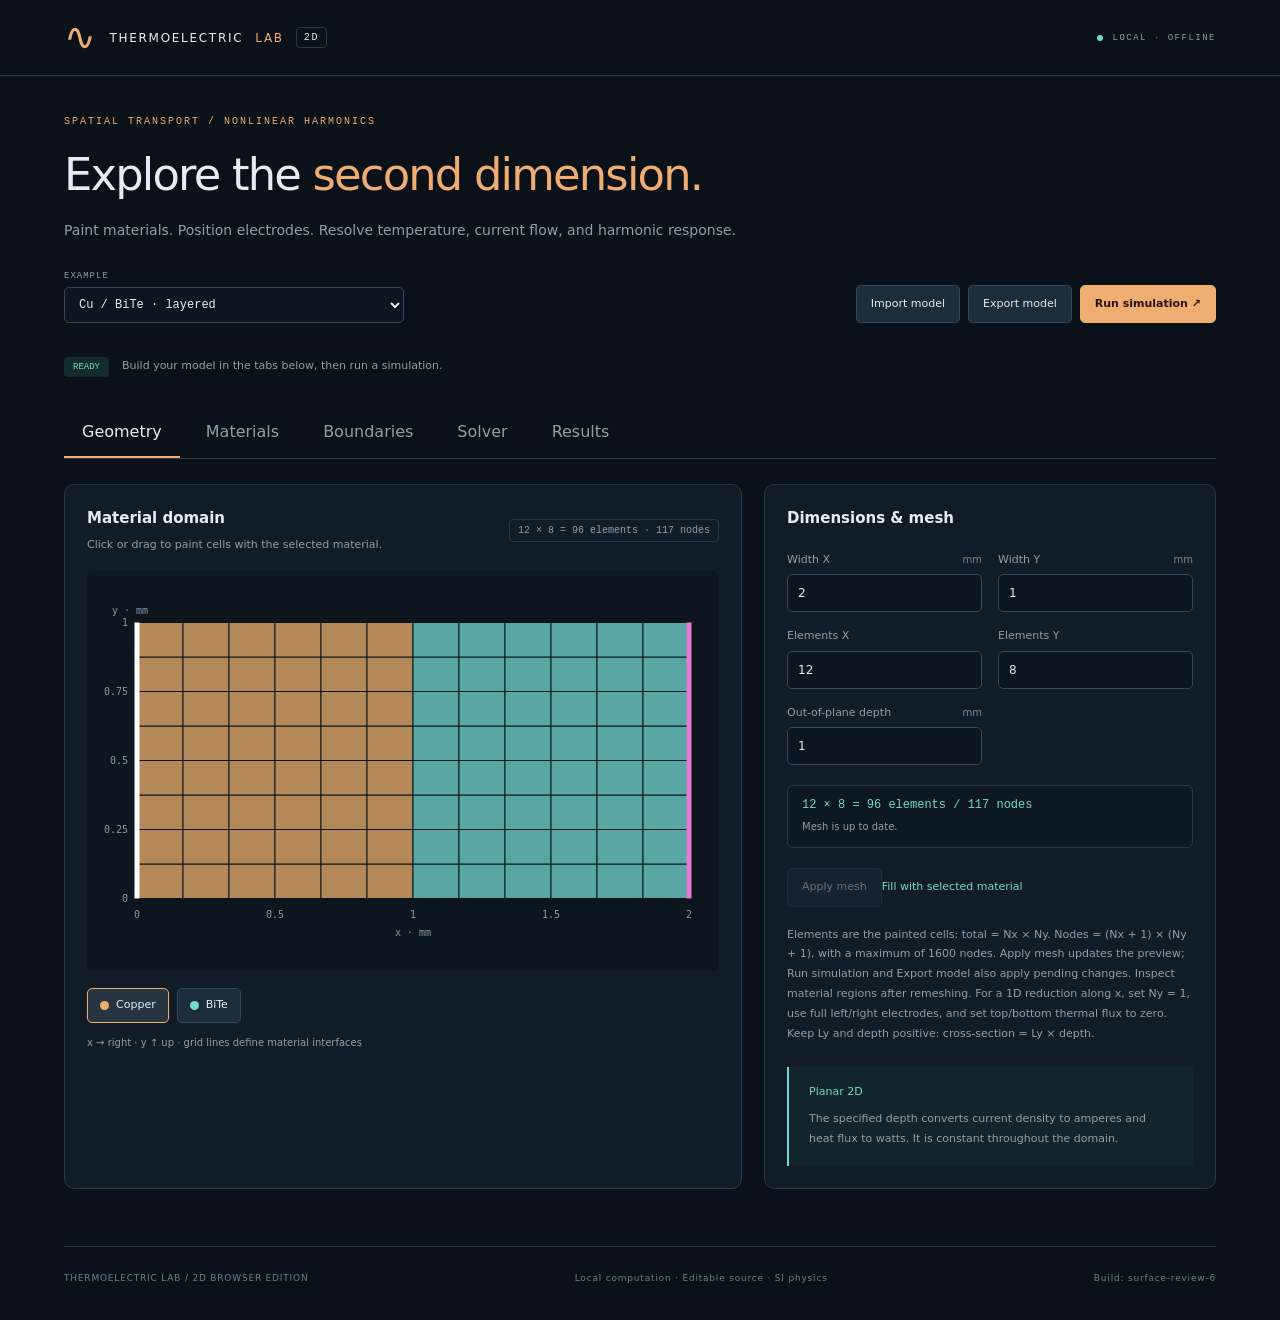
<file: index.html>
<!doctype html><html lang="en"><head><meta charset="utf-8"><meta name="viewport" content="width=device-width,initial-scale=1"><title>Thermoelectric Lab · 2D</title><style>:root{color-scheme:dark;--bg:#0b1118;--panel:#121c26;--line:#2a3946;--text:#e6edf2;--muted:#8e9fac;--accent:#f0ad72;--teal:#72d8ce}*{box-sizing:border-box}body{margin:0;background:var(--bg);color:var(--text);font:14px/1.5 system-ui,-apple-system,Segoe UI,sans-serif}header{height:76px;border-bottom:1px solid var(--line);display:flex;justify-content:space-between;align-items:center;padding:0 5%}.brand{display:flex;align-items:center;gap:12px;font-size:12px;letter-spacing:1.7px}.brand>span{font-size:38px;color:var(--accent)}.brand b{font-weight:450;color:var(--accent)}.brand em{font:10px monospace;border:1px solid var(--line);padding:4px 7px;border-radius:4px}.local{font:9px monospace;letter-spacing:1.5px;color:var(--muted);display:flex;align-items:center;gap:9px}.local i{width:6px;height:6px;border-radius:50%;background:var(--teal)}main{max-width:1460px;margin:auto;padding:0 5%}.hero{padding:40px 0 30px}.eyebrow{color:var(--accent);font:10px monospace;letter-spacing:2px}h1{font-size:clamp(30px,3.5vw,48px);font-weight:450;letter-spacing:-1.8px;margin:14px 0 12px}h1 span{color:var(--accent)}.hero p{color:var(--muted);margin:0}.toolbar{display:flex;justify-content:space-between;align-items:end;gap:20px;padding-bottom:20px}.preset-label{max-width:340px;flex:1;font:9px monospace;letter-spacing:1px}.toolbar-buttons{display:flex;gap:8px;flex-wrap:wrap}input,select,button{font:inherit}input,select{display:block;min-width:0;width:100%;border:1px solid #354959;border-radius:5px;background:#0d1620;color:var(--text);padding:9px 10px;margin-top:6px;font-size:12px}button{background:#1d2c39;border:1px solid #354959;border-radius:5px;padding:10px 14px;color:var(--text);font-size:11px;cursor:pointer}button:hover{background:#2c4050}button.primary{background:var(--accent);border-color:var(--accent);color:#24180e;font-weight:650}button:disabled{opacity:.4;cursor:not-allowed}button.text-button{border:0;background:none;color:var(--teal);padding-left:0}button.secondary{margin-top:20px}input:focus,select:focus,button:focus-visible,summary:focus-visible{outline:2px solid var(--teal);outline-offset:2px}.status-row{display:flex;align-items:baseline;gap:13px;padding:14px 0 23px;font-size:11px;color:var(--muted);min-height:64px}#badge{font:9px monospace;color:var(--teal);background:#142d2c;padding:5px 9px;border-radius:4px;white-space:nowrap}#badge.error{color:#ffb6ad;background:#42252a}#elapsed{margin-left:auto;white-space:nowrap}.tabs{display:flex;border-bottom:1px solid var(--line);margin-bottom:25px;gap:8px;overflow:auto}.tabs button{border:0;border-bottom:2px solid transparent;border-radius:0;background:none;color:#6e8799;padding:16px 20px;font:10px monospace;white-space:nowrap}.tabs button span{font:13px system-ui;margin-left:9px;color:var(--muted)}.tabs button[aria-selected=true]{border-color:var(--accent);color:var(--accent)}.tabs button[aria-selected=true] span{color:var(--text)}.panel{min-height:580px}.two-col{display:grid;grid-template-columns:minmax(0,1.5fr) minmax(280px,1fr);gap:22px}.card{background:var(--panel);border:1px solid var(--line);border-radius:10px;padding:22px;min-width:0;margin-bottom:22px}.card-head,.section-head{display:flex;align-items:center;justify-content:space-between;gap:14px;flex-wrap:wrap;margin-bottom:18px}h2{font-size:15px;font-weight:550;margin:0 0 7px}h3{font-size:12px;margin:0 0 12px}.card-head p,.section-head p,.sub{color:var(--muted);font-size:11px;margin:0 0 12px}.card-head p{margin:0}.tag{font:10px monospace;color:var(--muted);padding:5px 8px;border:1px solid var(--line);border-radius:4px}.canvas-box{height:400px;position:relative;width:100%;background:#0d151e;border-radius:6px}.canvas-box canvas{width:100%;height:100%;display:block;touch-action:none}.palette{display:flex;gap:8px;flex-wrap:wrap;margin:17px 0 0}.swatch{display:flex;align-items:center;gap:7px;font-size:11px;padding:8px 12px}.swatch i{width:9px;height:9px;border-radius:50%;background:var(--swatch)}.swatch.active{border-color:var(--swatch);background:#273542}.legend-note{font-size:10px;color:var(--muted);margin-top:12px}.settings{border:0;margin:0;padding:0;min-width:0}label{display:block;font-size:11px;color:var(--muted)}label>span{float:right;font-size:10px;color:#6f8b9c}.grid2{display:grid;grid-template-columns:1fr 1fr;gap:16px;margin-top:15px}.grid3{display:grid;grid-template-columns:1fr 1fr 1fr;gap:12px;margin-top:15px}.note{color:var(--muted);font-size:11px;line-height:1.8;margin-top:18px}.info-block{border-left:2px solid var(--teal);background:#13242b;padding:17px 20px;margin-top:24px;font-size:11px;color:var(--muted)}.info-block b{font-weight:500;color:var(--teal)}.info-block p{margin:8px 0 0;line-height:1.8}.material-cards{display:grid;grid-template-columns:repeat(2,minmax(0,1fr));gap:20px}.material-card{background:var(--panel);border:1px solid var(--line);border-top:3px solid var(--material-color);border-radius:9px;padding:23px}.material-card .grid2{gap:12px 18px}.material-card .name-row{display:flex;gap:12px}.material-card .name-row label:first-child{flex:1}.material-card input[type=color]{height:36px;width:50px;padding:3px}.electrode,.thermal-card{margin-top:18px;padding-top:17px;border-top:1px solid var(--line)}.thermal-card h3,.electrode h3{color:var(--teal);letter-spacing:1px;font-size:10px}.thermal-card .grid3{margin-top:10px;gap:8px}.equation{font:18px/2.2 ui-monospace,monospace;color:var(--accent);margin:20px 0}.metrics{display:grid;grid-template-columns:1fr 1.25fr 1fr;gap:18px;margin-bottom:22px}.metrics article{padding:20px;border:1px solid var(--line);border-radius:8px;background:var(--panel)}.metrics span{display:block;font:9px monospace;color:var(--muted);letter-spacing:.7px}.metrics strong{display:block;font-size:23px;font-weight:450;color:var(--accent);margin:10px 0 6px}.metrics small{font-size:10px;color:var(--muted)}.field-controls{display:flex;align-items:center;gap:9px;flex-wrap:wrap}.field-controls select{width:auto;font-size:11px;margin:0}.check{display:flex;align-items:center;gap:7px;font-size:10px}.check input{width:auto;margin:0}.result-box{height:450px}.empty-overlay{position:absolute;inset:0;display:flex;align-items:center;justify-content:center;color:#627b8d;pointer-events:none}.color-scale{display:flex;align-items:center;gap:12px;margin:16px 5% 0;font:10px monospace;color:var(--muted)}.color-scale div{flex:1;height:8px;border-radius:4px;background:linear-gradient(90deg,#182c59,#246b99,#57b6ad,#e3c16e,#f48d4b)}.color-scale small{font-size:10px}.charts{grid-template-columns:1fr 1fr}.chart{height:210px;margin-top:15px}.chart svg{width:100%;height:100%;display:block}.table-scroll{overflow:auto}table{width:100%;border-collapse:collapse;text-align:right;font:11px monospace;white-space:nowrap}th{font-size:9px;font-weight:400;color:var(--muted)}th,td{padding:13px 9px;border-bottom:1px solid var(--line)}th:first-child,td:first-child{text-align:left;color:var(--accent)}footer{display:flex;justify-content:space-between;gap:20px;border-top:1px solid var(--line);padding:25px 0 35px;margin-top:35px;color:#688191;font-size:9px;letter-spacing:.8px}[hidden]{display:none!important}@media(max-width:1000px){.two-col{grid-template-columns:1fr 1fr}.tabs button{padding:14px 10px}.toolbar{align-items:start}.toolbar-buttons{justify-content:end}.canvas-box{height:340px}.field-controls{width:100%}}@media(max-width:720px){header{height:64px}.local{display:none}main{padding:0 5%}.hero{padding:30px 0 24px}.hero p{font-size:12px}.toolbar{flex-direction:column;align-items:stretch;gap:14px}.preset-label{max-width:none}.toolbar-buttons{justify-content:start}.tabs{gap:0}.tabs button{padding:13px 9px}.tabs button span{font-size:12px;margin-left:5px}.two-col,.material-cards,.charts{grid-template-columns:1fr}.metrics{grid-template-columns:1fr 1fr;gap:12px}.metrics article:last-child{grid-column:1/-1}.metrics strong{font-size:20px}.card{padding:17px}.canvas-box,.result-box{height:330px}.field-controls{gap:6px}.field-controls select{max-width:48%}.status-row{align-items:start;flex-wrap:wrap}.brand{font-size:10px;gap:8px}.grid3{gap:9px}footer{flex-direction:column;gap:8px}.panel{min-height:0}}

.mesh-summary{margin-top:20px;padding:12px 14px;border:1px solid var(--line);border-radius:6px;background:#0d1821}.mesh-summary strong{display:block;color:var(--teal);font:12px monospace}.mesh-summary small{display:block;margin-top:7px;color:var(--muted);font-size:10px;line-height:1.6}

.validation-summary{border:1px solid #a8585e;border-radius:8px;background:#2c1921;color:#ffd0cc;padding:14px 18px;margin:0 0 20px;font-size:11px}.validation-summary strong{font-weight:550}.validation-summary ul{margin:8px 0 0;padding-left:18px}.validation-summary li{margin:4px 0}input[aria-invalid="true"],select[aria-invalid="true"]{border-color:#ff8e8a;background:#2a1b23;box-shadow:0 0 0 1px #ff8e8a44}

#exportMenu{padding:10px 0;display:flex;gap:8px;flex-wrap:wrap}#exportMenu[hidden]{display:none}#exportStatus{font-size:12px;color:var(--muted);min-height:16px}

#applyGrid.mesh-pending{border-color:var(--accent);color:var(--accent)}#applyGrid.mesh-flash{animation:mesh-flash .7s ease-out 1}@keyframes mesh-flash{0%,100%{box-shadow:0 0 0 0 transparent}45%{background:#665039;box-shadow:0 0 0 5px #f0ad7244}}@media(prefers-reduced-motion:reduce){#applyGrid.mesh-flash{animation:none}}

.solver-method{color:var(--teal);font-size:22px;margin:20px 0;font-weight:550}

.tabs button{font:16px system-ui;padding:15px 18px}.tabs button span{font-size:16px;margin-left:0}@media(max-width:720px){.tabs button{padding:12px 10px}.tabs button span{font-size:15px;margin-left:0}}
</style></head><body>
<header><div class="brand"><span>∿</span> THERMOELECTRIC <b>LAB</b><em>2D</em></div><div class="local"><i></i>LOCAL · OFFLINE</div></header>
<main><pre id="startupError" role="alert" hidden style="white-space:pre-wrap;background:#42252a;color:#ffb6ad;padding:16px"></pre><section class="hero"><div class="eyebrow">SPATIAL TRANSPORT / NONLINEAR HARMONICS</div><h1>Explore the <span>second dimension.</span></h1><p>Paint materials. Position electrodes. Resolve temperature, current flow, and harmonic response.</p></section>
<div class="toolbar"><label class="preset-label">EXAMPLE<select id="preset"><option value="dc">DC · Joule heating / spatial profile</option><option value="layers" selected>Cu / BiTe · layered</option><option value="spreading">Narrow contact · current spreading</option><option value="joule">Homogeneous · Joule 2ω</option><option value="nonlinear">Nonlinear resistance · 3ω</option><option value="seebeck">Open circuit · Seebeck DC</option></select></label><div class="toolbar-buttons"><button id="import">Import model</button><button id="save">Export model</button><button id="run" class="primary">Run simulation ↗</button><button id="cancel" hidden>Stop</button><input type="file" id="file" accept=".json" hidden></div></div>
<div class="status-row"><span id="badge">READY</span><span id="status" role="status" aria-live="polite">Build your model in the tabs below, then run a simulation.</span><span id="elapsed"></span><progress id="runProgress" aria-label="Cycle budget used" hidden></progress></div>
<div id="validationSummary" class="validation-summary" role="alert" hidden></div>
<nav class="tabs" role="tablist" aria-label="Workbench sections"><button role="tab" id="tab-geometry" aria-controls="geometry" aria-selected="true" data-tab="geometry"><span>Geometry</span></button><button role="tab" id="tab-materials" aria-controls="materials" aria-selected="false" tabindex="-1" data-tab="materials"><span>Materials</span></button><button role="tab" id="tab-boundaries" aria-controls="boundaries" aria-selected="false" tabindex="-1" data-tab="boundaries"><span>Boundaries</span></button><button role="tab" id="tab-solver" aria-controls="solver" aria-selected="false" tabindex="-1" data-tab="solver"><span>Solver</span></button><button role="tab" id="tab-results" aria-controls="results" aria-selected="false" tabindex="-1" data-tab="results"><span>Results</span></button></nav>
<section id="geometry" role="tabpanel" aria-labelledby="tab-geometry" class="panel"><div class="two-col"><div class="card"><div class="card-head"><div><h2>Material domain</h2><p>Click or drag to paint cells with the selected material.</p></div><span class="tag" id="gridInfo"></span></div><div class="canvas-box"><canvas id="geometryCanvas" aria-label="Material grid, x horizontal and y vertical"></canvas></div><div id="palette" class="palette"></div><div class="legend-note">x → right · y ↑ up · grid lines define material interfaces</div></div><div class="card"><h2>Dimensions & mesh</h2><fieldset class="settings"><div class="grid2"><label>Width X <span>mm</span><input id="lx" type="number" step="any" min="0" required></label><label>Width Y <span>mm</span><input id="ly" type="number" step="any" min="0" required></label><label>Elements X<input id="nx" type="number" min="2" step="1"></label><label>Elements Y<input id="ny" type="number" min="1" step="1"></label><label>Out-of-plane depth <span>mm</span><input id="depth" type="number" step="any" min="0" required></label></div><div class="mesh-summary" aria-live="polite"><strong id="meshSummary"></strong><small id="meshPending"></small></div><button id="applyGrid" class="secondary">Apply mesh</button><button id="fill" class="text-button">Fill with selected material</button></fieldset><p class="note">Elements are the painted cells: total = Nx × Ny. Nodes = (Nx + 1) × (Ny + 1), with a maximum of 1600 nodes. Apply mesh updates the preview; Run simulation and Export model also apply pending changes. Inspect material regions after remeshing. For a 1D reduction along x, set Ny = 1, use full left/right electrodes, and set top/bottom thermal flux to zero. Keep Ly and depth positive: cross-section = Ly × depth.</p><div class="info-block"><b>Planar 2D</b><p>The specified depth converts current density to amperes and heat flux to watts. It is constant throughout the domain.</p></div></div></div></section>
<section id="materials" role="tabpanel" aria-labelledby="tab-materials" class="panel" hidden><div class="section-head"><div><h2>Material library</h2><p>Properties at 300 K. Each grid cell references one material.</p></div><button id="addMaterial" class="secondary">+ Add material</button></div><fieldset class="settings"><div id="materialCards" class="material-cards"></div></fieldset><div class="info-block"><b>Temperature-dependent transport</b><p>ρₑ(T) = [1 + β(T − 300)] / σ₃₀₀ &nbsp; · &nbsp; α(T) = α₃₀₀ + α′(T − 300). The solver includes Joule, Seebeck, Peltier and Thomson effects. Preset values are illustrative.</p></div></section>
<section id="boundaries" role="tabpanel" aria-labelledby="tab-boundaries" class="panel" hidden><div class="two-col"><div class="card"><h2>Electrical electrodes</h2><p class="sub">Remaining boundary nodes are electrically insulated.</p><fieldset class="settings"><label>Excitation<select id="excitationMode"><option value="periodic">AC · DC bias + sinusoid</option><option value="steady">DC · constant electrical drive</option></select></label><label>Control mode<select id="electricalKind"><option value="current">Total current · A</option><option value="voltage">Sink voltage · V</option><option value="open_circuit">Open circuit · net current = 0</option></select></label><div class="grid3"><label>DC bias<input id="bias" type="number" step="any"></label><label>AC peak<input id="amplitude" type="number" step="any"></label><label>Phase <span>°</span><input id="phase" type="number" step="any"></label></div><div id="electrodes"></div></fieldset><div class="info-block"><b>Equipotential contacts</b><p>The source electrode is at 0 V. In current mode, the sink voltage adjusts to deliver the specified total current. Current density is free to vary across an electrode. Electrode ranges run bottom→top on vertical edges, and left→right on horizontal edges.</p></div></div><div class="card"><h2>Thermal boundaries</h2><p class="note">A nonzero thermal AC peak selects the periodic solver, even with DC electrical drive.</p><fieldset class="settings"><div id="thermalCards"></div></fieldset><p class="note">Flux is total heat flux, including Peltier, positive outward. Zero flux is adiabatic. Convection value is ambient temperature. Fixed-temperature sides meeting at a corner must agree.</p></div></div></section>
<section id="solver" role="tabpanel" aria-labelledby="tab-solver" class="panel" hidden><div class="two-col"><div class="card"><h2>Solution method</h2><p id="solverMethod" class="solver-method" role="status">DC stationary</p><input id="mode" type="hidden" value="steady"><fieldset class="settings" id="periodicSettings" hidden><div class="grid2"><label>Frequency <span>Hz</span><input id="frequency" type="number" step="any" min="0" required></label><label>Time steps per period<select id="samples"><option>64</option><option>128</option><option>256</option><option>512</option><option>1024</option></select></label><label>Maximum cycles<input id="maxPeriods" type="number" min="3" max="1000"></label></div></fieldset><p class="note" id="periodicNote" hidden>One shared frequency applies to all periodic electrical and thermal inputs. Refine the mesh and time steps to check your result, especially at 3ω.</p></div><div class="card"><h2>The numerical model</h2><details><summary>Detailed equations, boundary conditions and numerical method</summary><div class="note"><h3>Unknown fields and constitutive laws</h3><p>T(x,y,t) is absolute temperature (K), V(x,y,t) electric potential (V). The local material defines σ(T), k(T), α(T), density ρ(T), and Cp(T). J is electric current density; q is total heat flux.</p><p>J = −σ(T)[∇V + α(T)∇T]<br>∇·J = 0<br>q = α(T)TJ − k(T)∇T<br>ρCp ∂T/∂t = −∇·q − J·∇V</p><h3>Thermoelectric coupling</h3><p>Within a smooth homogeneous material, these equations give:<br>ρCp ∂T/∂t = ∇·(k∇T) + |J|²/σ − T(dα/dT)J·∇T.<br>The last two terms are Joule and Thomson heating. Π = αT is the Peltier coefficient; discontinuities in α produce interface Peltier transport through q. These effects are already included in total flux and must not be added a second time.</p><h3>Boundary and interface conditions</h3><p>Electrical contacts are equipotential. V(source) = 0. Voltage mode prescribes V(sink); current mode sets total current entering the source; open circuit imposes zero net contact current. Other edges satisfy J·n = 0. Thermal edges prescribe T, q·n = qout, or q·n = h(T − Tambient), where n is the outward normal. Zero total flux includes Peltier transport. Ideal interfaces have continuous T, V, normal J and total normal q; contact resistance is absent.</p><h3>DC and harmonic excitation</h3><p>DC solves the stationary system with ∂T/∂t = 0, using only DC biases. Periodic inputs use b + A cos(2πft + φ); φ is in degrees in the editor. The nonlinear time-domain solution generates harmonics:<br>u(t) = U₀ + Re[Σ Uₙ exp(inωt)], n = 1,2,3.<br>Coefficients are peak phasors, not RMS. Instantaneous spatial profiles use stored time samples, including all resolved harmonics; they are not reconstructed from only 1ω–3ω.</p><h3>Discretization and iteration</h3><p>Each rectangular cell contributes four half-face links. For a link a→b of length L and half-face area A:<br>g = A/[L mean(ρₑ(Ta),ρₑ(Tb))]<br>Iab = g[Va − Vb − αmean(Tb − Ta)]<br>Qab = αmean(Ta + Tb)Iab/2 − kmean A(Tb − Ta)/L.<br>Electrical work Iab(Va − Vb) is shared between the two nodes. Cell heat capacity is split among its four corners. Coupled equations are iterated with damped Picard; linear graph systems use preconditioned conjugate gradients. BDF2 advances periodic runs after one backward-Euler startup step. Cycle convergence is assessed from successive temperature histories.</p><p>Ly × depth gives the cross-section of a 1D reduction. Ny = 1, full left/right contacts and zero top/bottom flux produce the transverse-uniform limit. Grid/time refinement remains necessary, especially for weak 3ω. The model assumes isotropic properties, perfect interfaces and no front/back heat losses.</p></div></details><div class="equation">J = −σ (∇V + α∇T)<br>∇ · J = 0<br>q = αTJ − k∇T<br>ρCp ∂T/∂t = −∇ · q − J · ∇V</div><p class="note">Conservative, grid-aligned nodal control volumes; scalar isotropic materials; perfect interfaces. Electrical and thermal systems use matrix-free conjugate gradients. Nonlinear coupling uses Picard iterations; periodic integration uses BDF2.</p><p class="note">No contact resistance, electrical capacitance, inductance, radiation, or front/back surface heat loss. The app supports up to 1600 nodes; practical compute time depends strongly on the case.</p></div></div></section>
<section id="results" role="tabpanel" aria-labelledby="tab-results" class="panel" hidden><div class="section-head"><div><h2>Computed results</h2><p>Exports use the displayed solution and its saved model.</p></div><div><button id="exportMenuButton" class="primary" aria-expanded="false" aria-controls="exportMenu" disabled>Export ▾</button><div id="exportMenu" hidden><button id="exportPdf" disabled>Full PDF report</button><button id="exportZip" disabled>Complete results ZIP</button></div></div></div><p id="exportStatus" role="status" aria-live="polite"></p><div class="metrics"><article><span id="vLabel">TERMINAL VOLTAGE · 1ω</span><strong id="vMetric">—</strong><small id="vPhase">Peak amplitude</small></article><article><span>TEMPERATURE RANGE</span><strong id="tMetric">—</strong><small>Full spatial state / cycle</small></article><article><span>CONVERGENCE</span><strong id="cycleMetric">—</strong><small id="errorMetric">No result yet</small></article></div><div class="card"><div class="card-head"><div><h2>Spatial response</h2><p id="fieldCaption">Run a simulation to inspect the 2D fields.</p></div><div class="field-controls"><select id="field" aria-label="Field"><option value="temperature">Temperature</option><option value="voltage">Voltage</option><option value="J">Current density |J|</option><option value="Jx">Current density Jx</option><option value="Jy">Current density Jy</option><option value="qx">Heat flux qx</option><option value="qy">Heat flux qy</option></select><select id="harmonic" aria-label="Harmonic"><option value="0">DC</option><option value="1">1ω</option><option value="2">2ω</option><option value="3">3ω</option></select><select id="representation" aria-label="Representation"><option value="amplitude">Amplitude</option><option value="phase">Phase</option><option value="real">Real part</option></select><label class="check"><input type="checkbox" id="arrows" checked> Current arrows</label></div></div><p id="representationHelp" class="legend-note"></p><div class="canvas-box result-box"><canvas id="resultCanvas" aria-label="Spatial result heatmap"></canvas><div id="resultEmpty" class="empty-overlay">Your 2D response will appear here.</div></div><div class="color-scale"><span id="scaleMin">—</span><div></div><span id="scaleMax">—</span><small id="scaleUnit"></small></div><div class="legend-note" id="vectorNote">Click the field to move the temperature probe. Arrows show the real current phasor at 0°.</div></div><div class="card"><h2>Spatial field · selected time</h2><div class="field-controls"><label>Field<select id="profileField"><option value="temperature">Temperature</option><option value="voltage">Voltage</option><option value="Jx">Current density Jx</option><option value="Jy">Current density Jy</option><option value="J">Current magnitude</option><option value="qx">Heat flux qx</option><option value="qy">Heat flux qy</option></select></label><button id="exportProfile" disabled>Export data · all fields</button></div><div id="profileTimeControls" hidden><label>Time within saved cycle<input id="profileTime" type="range" min="0" max="0" step="1" value="0"></label></div><p id="profileCaption" class="note">Run a simulation to view a spatial field.</p><div class="canvas-box"><canvas id="profileCanvas" aria-label="Selected instantaneous spatial field"></canvas></div><div class="color-scale"><span id="surfaceMin">—</span><div></div><span id="surfaceMax">—</span><small id="surfaceUnit"></small></div></div><div class="two-col charts" id="timeCharts"><div class="card"><h2>Temperature probe</h2><p id="probeLabel" class="sub">Click a location in the field above.</p><div id="probeChart" class="chart"></div></div><div class="card"><h2>Terminal voltage</h2><p class="sub">V(sink) − V(source)</p><div id="voltageChart" class="chart"></div></div></div><div class="card"><div class="card-head"><div><h2>Terminal harmonics</h2><p>Peak phasors · referenced to cos(ωt)</p></div><div class="toolbar-buttons"><button id="exportResults" disabled>Export results JSON</button><button id="exportCsv" disabled>Spectrum CSV</button></div></div><div class="table-scroll"><table><thead><tr><th>COMPONENT</th><th>FREQUENCY</th><th>|V| · V</th><th>PHASE</th><th>REAL · V</th><th>IMAG · V</th></tr></thead><tbody id="spectrum"><tr><td colspan="6">No computed result.</td></tr></tbody></table></div></div></section>
<footer><span>THERMOELECTRIC LAB / 2D BROWSER EDITION</span><span>Local computation · Editable source · SI physics</span><span>Build: surface-review-6</span></footer></main>
<script src="assets/startup.js"></script><script src="assets/core.js"></script><script src="assets/exports.js"></script><script id="workerSource" type="text/plain">/* SI units. No dependencies; shared by browser, worker and Node tests. */
(function (TE) {
  'use strict';
  TE.assert = (ok, message) => { if (!ok) throw new Error(message); };
  TE.finite = (x, name) => { TE.assert(Number.isFinite(x), `${name} must be finite.`); return x; };
  TE.law = (p, T) => {
    if (typeof p === 'function') return p(T);
    if (typeof p === 'number') return p;
    TE.assert(p && ['linear', 'inverseLinear'].includes(p.type), 'Unknown material law.');
    const v = p.value, slope = p.slope ?? 0, ref = p.reference ?? 300;
    return p.type === 'linear' ? v + slope * (T - ref) : v / (1 + slope * (T - ref));
  };
  class ThermoelectricMaterial {
    constructor({rho, Cp, k, sigma, alpha, name = 'Material', dalpha_dT = null}) {
      Object.assign(this, {rho, Cp, k, sigma, alpha, name, derivative: dalpha_dT});
    }
    evaluate(key, T) {
      TE.assert(Number.isFinite(T) && T > 0, 'Temperature must be finite and > 0 K.');
      const v = TE.finite(TE.law(this[key], T), `${this.name}: ${key}`);
      TE.assert(key === 'alpha' || v > 0, `${this.name}: ${key} must be positive.`);
      return v;
    }
    density(T) { return this.evaluate('rho', T); }
    heatCapacity(T) { return this.evaluate('Cp', T); }
    thermalConductivity(T) { return this.evaluate('k', T); }
    electricalConductivity(T) { return this.evaluate('sigma', T); }
    seebeck(T) { return this.evaluate('alpha', T); }
    electricalResistivity(T) { return 1 / this.electricalConductivity(T); }
    peltier(T) { return T * this.seebeck(T); }
    dalphaDT(T) {
      if (this.derivative !== null) return TE.law(this.derivative, T);
      if (typeof this.alpha === 'number') return 0;
      const h = Math.min(T / 2, Math.max(1, T) * 6e-6);
      return (this.seebeck(T + h) - this.seebeck(T - h)) / (2 * h);
    }
    thomson(T) { return T * this.dalphaDT(T); }
    ZT(T) { return this.seebeck(T) ** 2 * this.electricalConductivity(T) * T / this.thermalConductivity(T); }
  }
  class MaterialCollection {
    constructor(material) { this.materials = [material]; }
    get material() { return this.materials[0]; }
    addMaterial(m) { this.materials.push(m); }
  }
  Object.assign(TE, {ThermoelectricMaterial, MaterialCollection});
})(globalThis.TE = globalThis.TE || {});

(function (TE) {
  // Peak phasors: u(t)=U0+Re(sum(Un*exp(i*n*omega*t))).
  TE.extractHarmonics = (history, count=3) => {
    const n=history.length, scalar=typeof history[0]==='number';
    TE.assert(Number.isInteger(count)&&count>=0&&n>2*count,'Too few samples for requested harmonics.');
    const data=scalar?history.map(v=>[v]):history, width=data[0].length;
    return Array.from({length:count+1},(_,k)=> {
      const row=Array.from({length:width},()=>({re:0,im:0}));
      for(let i=0;i<n;i++) {const a=2*Math.PI*k*i/n, scale=(k?2:1)/n; for(let j=0;j<width;j++) {row[j].re+=data[i][j]*Math.cos(a)*scale; row[j].im-=data[i][j]*Math.sin(a)*scale;}}
      return scalar?row[0]:row;
    });
  };
})(globalThis.TE);

(function(TE){
class Mesh2D {
 constructor({nx,ny,lx,ly,depth=1,materialMap}) {
  TE.assert(Number.isInteger(nx)&&Number.isInteger(ny)&&nx>=2&&ny>=1,'Use at least 2 cells along x and 1 along y.');
  TE.assert((nx+1)*(ny+1)<=1600,'Maximum 1600 nodes in this browser version.');
  TE.assert([lx,ly,depth].every(v=>Number.isFinite(v)&&v>0),'Dimensions and depth must be positive.');
  Object.assign(this,{nx,ny,lx,ly,depth});this.dx=lx/nx;this.dy=ly/ny;this.n=(nx+1)*(ny+1);
  this.map=materialMap??Array(nx*ny).fill(0);TE.assert(this.map.length===nx*ny,'Material map size does not match the grid.');
  this.x=[];this.y=[];this.cells=[];this.links=[];this.volumes=Array(this.n).fill(0);
  for(let j=0;j<=ny;j++)for(let i=0;i<=nx;i++){this.x.push(i*this.dx);this.y.push(j*this.dy);}
  const volume=this.dx*this.dy*depth;
  TE.assert([volume/4,this.dx*depth/2,this.dy*depth/2].every(v=>Number.isFinite(v)&&v>0),'Dimensions produce zero or overflowing volumes/areas.');
  for(let j=0;j<ny;j++)for(let i=0;i<nx;i++){
   const a=j*(nx+1)+i,b=a+1,c=a+nx+1,d=c+1,id=j*nx+i,m=this.map[id];
   const nodes=[a,b,c,d];nodes.forEach(n=>this.volumes[n]+=volume/4);
   const first=this.links.length;
   this.links.push({a,b,m,A:this.dy*depth/2,L:this.dx,axis:0,cell:id},{a:c,b:d,m,A:this.dy*depth/2,L:this.dx,axis:0,cell:id},
    {a,b:c,m,A:this.dx*depth/2,L:this.dy,axis:1,cell:id},{a:b,b:d,m,A:this.dx*depth/2,L:this.dy,axis:1,cell:id});
   this.cells.push({nodes,m,volume,links:[first,first+1,first+2,first+3]});
  }
  this.sides={left:[],right:[],bottom:[],top:[]};
  for(let j=0;j<=ny;j++){const A=this.dy*depth*(j===0||j===ny?.5:1);this.sides.left.push({node:j*(nx+1),A,u:j/ny});this.sides.right.push({node:j*(nx+1)+nx,A,u:j/ny});}
  for(let i=0;i<=nx;i++){const A=this.dx*depth*(i===0||i===nx?.5:1);this.sides.bottom.push({node:i,A,u:i/nx});this.sides.top.push({node:ny*(nx+1)+i,A,u:i/nx});}
 }
 electrode(side,range=[0,1]) {
  TE.assert(this.sides[side]&&range.length===2&&range.every(Number.isFinite)&&range[0]>=0&&range[1]<=1&&range[1]>range[0],'Invalid electrode side/range.');
  const nodes=this.sides[side].filter(f=>f.u>=range[0]-1e-12&&f.u<=range[1]+1e-12).map(f=>f.node);
  TE.assert(nodes.length>=2,'Each electrode needs at least two boundary nodes. Refine the grid or increase coverage.');return nodes;
 }
}
TE.Mesh2D=Mesh2D;
})(globalThis.TE);

(function(TE){
// Matrix-free symmetric graph Laplacian + positive diagonal. Dirichlet eliminated.
TE.graphSolve=(mesh,conductance,diagonal,rhs,fixed,{rtol=2e-12,maxIter=4000,initial}={})=>{
 TE.assert(Number.isFinite(rtol)&&rtol>0&&rtol<1,'Linear relative tolerance must satisfy 0 < rtol < 1.');
 TE.assert(Number.isInteger(maxIter)&&maxIter>0,'Linear iteration limit must be a positive integer.');
 TE.assert(conductance.length===mesh.links.length&&conductance.every(g=>Number.isFinite(g)&&g>0),'Invalid face conductance.');
 TE.assert(!initial||(initial.length===mesh.n&&initial.every(Number.isFinite)),'Invalid linear initial guess.');
 TE.assert(rhs.length===mesh.n&&diagonal.length===mesh.n&&rhs.every(Number.isFinite)&&diagonal.every(v=>Number.isFinite(v)&&v>=0),'Linear system coefficients/RHS must be finite with nonnegative diagonal.');
 for(const [i,v]of fixed)TE.assert(Number.isInteger(i)&&i>=0&&i<mesh.n&&Number.isFinite(v),'Invalid fixed boundary value.');
 const n=mesh.n,idx=new Int32Array(n).fill(-1),free=[];
 for(let i=0;i<n;i++)if(!fixed.has(i)){idx[i]=free.length;free.push(i);}
 const nf=free.length,out=new Float64Array(n);for(const [i,v] of fixed)out[i]=v;
 if(!nf)return Array.from(out);
 const D=new Float64Array(nf),b=new Float64Array(nf),x=new Float64Array(nf);
 for(let k=0;k<nf;k++){const i=free[k];D[k]=diagonal[i]??0;b[k]=rhs[i];x[k]=initial?initial[i]:0;}
 const edges=[];
 mesh.links.forEach((e,l)=>{const g=conductance[l],a=idx[e.a],bb=idx[e.b];TE.assert(Number.isFinite(g)&&g>0,'Invalid face conductance.');
  if(a>=0){D[a]+=g;if(bb<0)b[a]+=g*fixed.get(e.b);}
  if(bb>=0){D[bb]+=g;if(a<0)b[bb]+=g*fixed.get(e.a);}
  if(a>=0&&bb>=0)edges.push([a,bb,g]);
 });
 for(const d of D)TE.assert(d>0&&Number.isFinite(d),'Unanchored or invalid system.');
 const multiply=v=>{const z=Float64Array.from(v,(q,i)=>D[i]*q);for(const [a,bb,g] of edges){z[a]-=g*v[bb];z[bb]-=g*v[a];}return z;};
 const dot=(a,b)=>a.reduce((s,v,i)=>s+v*b[i],0);
 let Ax=multiply(x),r=Float64Array.from(b,(v,i)=>v-Ax[i]),z=Float64Array.from(r,(v,i)=>v/D[i]),p=Float64Array.from(z),rz=dot(r,z);
 TE.assert(Number.isFinite(dot(b,b))&&Number.isFinite(dot(r,r))&&Number.isFinite(rz),'Linear system magnitudes exceed the finite numerical range.');
 const target=rtol*Math.max(Math.sqrt(dot(b,b)),1e-20);
 let iteration=0;
 for(;Math.sqrt(dot(r,r))>target&&iteration<maxIter;iteration++){
  const Ap=multiply(p),den=dot(p,Ap);TE.assert(den>0&&Number.isFinite(den),'CG failed: matrix not positive definite.');
  const a=rz/den;for(let i=0;i<nf;i++){x[i]+=a*p[i];r[i]-=a*Ap[i];}
  z=Float64Array.from(r,(v,i)=>v/D[i]);const next=dot(r,z),beta=next/rz;for(let i=0;i<nf;i++)p[i]=z[i]+beta*p[i];rz=next;
 }
 TE.assert(Math.sqrt(dot(r,r))<=target&&x.every(Number.isFinite)&&r.every(Number.isFinite),'Sparse linear solver did not converge to a finite result.');
 free.forEach((node,i)=>out[node]=x[i]);return Array.from(out);
};
})(globalThis.TE);

(function(TE){
TE.signal2D=(s,t,f)=>{if(typeof s==='number')return TE.finite(s,'Boundary');TE.assert(s&&typeof s==='object'&&!Array.isArray(s),'Invalid boundary signal.');for(const k of ['bias','amplitude','phase'])if(s[k]!==undefined)TE.assert(typeof s[k]==='number'&&Number.isFinite(s[k]),'Boundary '+k+' must be a finite number.');return TE.finite((s.bias??0)+(s.amplitude??0)*Math.cos(2*Math.PI*f*t+((s.phase??0)%360)*Math.PI/180),'Boundary');};
class Solver2D {
 constructor(mesh,materials,boundaries,electrical){this.mesh=mesh;this.materials=materials;this.boundaries=boundaries;this.electrical=electrical;this.frequency=0;
  mesh.map.forEach(id=>TE.assert(Number.isInteger(id)&&materials[id],'Unknown material in map.'));
  TE.assert(['voltage','current','open_circuit'].includes(electrical.kind),'Unknown electrical mode.');
  this.source=mesh.electrode(electrical.sourceSide,electrical.sourceRange);this.sink=mesh.electrode(electrical.sinkSide,electrical.sinkRange);
  const sourceSet=new Set(this.source);TE.assert(!this.sink.some(i=>sourceSet.has(i)),'Electrodes overlap at a node.');
  this.sourceSet=sourceSet;
  for(const side of ['left','right','bottom','top']){const b=boundaries[side];TE.assert(b&&['temperature','flux','convection'].includes(b.kind),'Define all four thermal boundaries.');TE.assert(Number.isFinite(b.h??0)&&(b.h??0)>=0,'Convection coefficient must be nonnegative.');}
 }
 properties(T){
  const m=this.mesh,cap=Array(m.n).fill(0);
  m.cells.forEach(c=>c.nodes.forEach(i=>{const a=this.materials[c.m];cap[i]+=a.density(T[i])*a.heatCapacity(T[i])*c.volume/4;}));
  const p=m.links.map(e=>{const a=this.materials[e.m],Ta=T[e.a],Tb=T[e.b],rho=(a.electricalResistivity(Ta)+a.electricalResistivity(Tb))/2;
   return {g:e.A/(e.L*rho),k:e.A/e.L*(a.thermalConductivity(Ta)+a.thermalConductivity(Tb))/2,alpha:(a.seebeck(Ta)+a.seebeck(Tb))/2};});TE.assert(cap.every(v=>Number.isFinite(v)&&v>0),'Heat capacities overflow or underflow the numerical range.');return {p,cap};
 }
 thermal(t){
  const m=this.mesh,fixed=new Map(),diag=Array(m.n).fill(0),rhs=Array(m.n).fill(0),flux=Array(m.n).fill(0);
  for(const [side,faces] of Object.entries(m.sides)){const b=this.boundaries[side],v=TE.signal2D(b.value,t,this.frequency);
   if(b.kind==='temperature'||b.kind==='convection')TE.assert(v>0,side+' temperature must remain strictly above 0 K.');
   for(const {node,A} of faces){if(b.kind==='temperature'){TE.assert(v>0,'Temperature must be >0 K.');if(fixed.has(node))TE.assert(Math.abs(fixed.get(node)-v)<1e-8,'Conflicting temperatures at a corner. Use compatible boundary temperatures.');fixed.set(node,v);}
    if(b.kind==='flux'){rhs[node]-=v*A;flux[node]+=v*A;}
    if(b.kind==='convection'){diag[node]+=(b.h??0)*A;rhs[node]+=(b.h??0)*A*v;}
   }
  }return {fixed,diag,rhs,flux};
 }
 electric(T,p,t){
  const m=this.mesh,e=this.electrical,g=p.map(v=>v.g),zero=Array(m.n).fill(0),rhs=[...zero],fixed=new Map();
  this.source.forEach(i=>fixed.set(i,0));this.sink.forEach(i=>fixed.set(i,0));
  m.links.forEach((l,k)=>{const s=p[k].g*p[k].alpha*(T[l.b]-T[l.a]);rhs[l.a]+=s;rhs[l.b]-=s;});
  const current=(V,seebeck=true)=>m.links.map((l,k)=>g[k]*(V[l.a]-V[l.b]-(seebeck?p[k].alpha*(T[l.b]-T[l.a]):0)));
  const terminal=I=>m.links.reduce((s,l,k)=>s+I[k]*((this.sourceSet.has(l.a)?1:0)-(this.sourceSet.has(l.b)?1:0)),0);
  let V,terminalVoltage;
  if(e.kind==='voltage'){
   terminalVoltage=TE.signal2D(e.value,t,this.frequency);this.sink.forEach(i=>fixed.set(i,terminalVoltage));V=TE.graphSolve(m,g,zero,rhs,fixed);
  }else{
   const base=TE.graphSolve(m,g,zero,rhs,fixed);this.sink.forEach(i=>fixed.set(i,1));
   const unit=TE.graphSolve(m,g,zero,zero,fixed),Ibase=terminal(current(base)),Iunit=terminal(current(unit,false));
   TE.assert(Iunit<0,'Electrodes have no conducting connection.');
   const target=e.kind==='open_circuit'?0:TE.signal2D(e.value,t,this.frequency);
   terminalVoltage=(target-Ibase)/Iunit;V=base.map((v,i)=>v+terminalVoltage*unit[i]);
  }
  TE.assert(V.every(Number.isFinite),'Voltage exceeds the finite numerical range. Check excitation and material values.');
  const I=current(V),terminalCurrent=terminal(I);TE.assert(I.every(Number.isFinite)&&Number.isFinite(terminalCurrent)&&Number.isFinite(terminalVoltage),'Current or terminal voltage exceeds the finite numerical range.');return {V,I,terminalVoltage,current:terminalCurrent};
 }
 balance(T,t){
  const m=this.mesh,{p,cap}=this.properties(T),elect=this.electric(T,p,t),source=Array(m.n).fill(0),q=[],work=[];
  m.links.forEach((l,k)=>{const I=elect.I[k],P=I*(elect.V[l.a]-elect.V[l.b]),pel=p[k].alpha*(T[l.a]+T[l.b])/2*I;
   TE.assert([I,P,pel].every(Number.isFinite),'Electrical/thermal power exceeds the finite numerical range.');
   source[l.a]+=-pel+P/2;source[l.b]+=pel+P/2;q.push(pel-p[k].k*(T[l.b]-T[l.a]));work.push(P);
  });TE.assert([...source,...q,...work].every(Number.isFinite),'Heat balance exceeds the finite numerical range.');return {p,cap,...elect,source,q,work};
 }
 initial(T0){
  let T=T0?[...T0]:Array(this.mesh.n).fill(300);TE.assert(T.length===this.mesh.n,'T0 length mismatch.');
  for(const [i,v] of this.thermal(0).fixed)T[i]=v;this.properties(T);return T;
 }
 implicit(t,target,gammaDt,{initial,tolerance=2e-9,maxIterations=100,relaxation=.85}={}){
  TE.assert(Number.isFinite(tolerance)&&tolerance>0,'Nonlinear tolerance must be positive.');
  TE.assert(Number.isInteger(maxIterations)&&maxIterations>=1,'Nonlinear iteration limit must be a positive integer.');
  TE.assert(Number.isFinite(relaxation)&&relaxation>0&&relaxation<=1,'Relaxation must satisfy 0 < value <= 1.');
  const m=this.mesh,bc=this.thermal(t);let T=[...initial],error=Infinity;
  for(const [i,v] of bc.fixed)T[i]=v;
  for(let iteration=0;iteration<maxIterations;iteration++){
   const b=this.balance(T,t),diag=bc.diag.map((v,i)=>v+(gammaDt?b.cap[i]/gammaDt:0)),rhs=b.source.map((v,i)=>v+bc.rhs[i]+(gammaDt?b.cap[i]/gammaDt*target[i]:0));
   const candidate=TE.graphSolve(m,b.p.map(p=>p.k),diag,rhs,bc.fixed,{initial:T});
   error=Math.max(...candidate.map((v,i)=>Math.abs(v-T[i])));
   TE.assert(candidate.every(v=>Number.isFinite(v)&&v>0),'Nonphysical temperature. Check excitation and material laws.');
   if(error<=tolerance)return candidate;
   T=candidate.map((v,i)=>bc.fixed.has(i)?v:T[i]+relaxation*(v-T[i]));
  }
  throw new Error(`Nonlinear thermal iteration failed (update ${error.toExponential(2)} K). Reduce excitation or refine time steps.`);
 }
 snapshot(T,t=0,steady=false){
  const m=this.mesh,b=this.balance(T,t),Jx=[],Jy=[],qx=[],qy=[];
  m.cells.forEach(c=>{const [a,bb,cc,d]=c.links;Jx.push((b.I[a]+b.I[bb])/(m.dy*m.depth));Jy.push((b.I[cc]+b.I[d])/(m.dx*m.depth));qx.push((b.q[a]+b.q[bb])/(m.dy*m.depth));qy.push((b.q[cc]+b.q[d])/(m.dx*m.depth));});
  const bc=this.thermal(t),res=b.source.map((v,i)=>v+bc.rhs[i]-bc.diag[i]*T[i]);
  m.links.forEach((e,k)=>{const v=b.p[k].k*(T[e.a]-T[e.b]);res[e.a]-=v;res[e.b]+=v;});
  let heatOut=0;for(const [side,faces] of Object.entries(m.sides)){const c=this.boundaries[side],v=TE.signal2D(c.value,t,this.frequency);if(c.kind!=='temperature')for(const {node,A} of faces)heatOut+=A*(c.kind==='flux'?v:(c.h??0)*(T[node]-v));}
  for(const [i] of bc.fixed)heatOut+=res[i];
  const electricalPower=-b.current*b.terminalVoltage;
  TE.assert([...Jx,...Jy,...qx,...qy,electricalPower,heatOut,...res].every(Number.isFinite),'Derived current density, heat flux or power exceeds the finite numerical range.');
  return {temperature:[...T],voltage:b.V,Jx,Jy,qx,qy,current:b.current,terminalVoltage:b.terminalVoltage,electricalPower,
   energyResidual:steady?heatOut-electricalPower:null,freeResidualWatts:Math.max(0,...res.filter((_,i)=>!bc.fixed.has(i)).map(Math.abs))};
 }
 solveSteady(options={}){
  this.frequency=0;TE.assert(Object.values(this.boundaries).some(b=>b.kind==='temperature'||(b.kind==='convection'&&b.h>0)),'Steady state requires a thermal anchor.');
  const T=this.implicit(0,null,0,{...options,initial:this.initial(options.T0)});
  return {...this.snapshot(T,0,true),method:'steady',converged:true};
 }
 solvePeriodic(frequency,{samples=128,maxPeriods=100,minPeriods=3,periodicAtol=2e-7,periodicRtol=1e-10,tolerance=2e-9,T0,onProgress=()=>{},onCheckpoint}={}){
  TE.assert(Number.isFinite(frequency)&&frequency>0,'Frequency must be positive.');TE.assert(Number.isInteger(samples)&&samples>=32&&samples<=2048,'Use 32–2048 integer steps per period.');
  TE.assert(Number.isInteger(maxPeriods)&&maxPeriods<=1000&&Number.isInteger(minPeriods)&&maxPeriods>=minPeriods&&minPeriods>=2,'Invalid cycle limit.');
  TE.assert([periodicAtol,periodicRtol,tolerance].every(v=>Number.isFinite(v)&&v>0),'Solver tolerances must be strictly positive and finite.');
  TE.assert(Number.isFinite(1/(frequency*samples))&&1/(frequency*samples)>0,'Unrepresentable time step.');
  this.frequency=frequency;let T=this.initial(T0),older=null,previous=null,history,cycle,error=Infinity;const dt=1/(frequency*samples);
  const packageCycle=converged=>{
   const traces={},records=history.map((row,i)=>this.snapshot(row,((cycle-1)*samples+i)*dt));
   for(const key of ['temperature','voltage','Jx','Jy','qx','qy','current','terminalVoltage'])traces[key]=records.map(r=>r[key]);
   const harmonics={};for(const [key,value]of Object.entries(traces))harmonics[key]=TE.extractHarmonics(value,3);
   return {...traces,harmonics,time:Array.from({length:samples},(_,i)=>i*dt),frequency,samples,periods:cycle,cycleStartTime:(cycle-1)/frequency,periodicError:Number.isFinite(error)?error:null,finalTemperature:[...T],method:'BDF2 / nonlinear Picard / matrix-free CG',converged};
  };
  for(cycle=1;cycle<=maxPeriods;cycle++){
   history=[];
   for(let j=0;j<samples;j++){
    history.push([...T]);const target=T.map((v,i)=>older?4*v/3-older[i]/3:v),gamma=older?2/3:1;
    const next=this.implicit(((cycle-1)*samples+j+1)*dt,target,gamma*dt,{initial:T,tolerance});older=T;T=next;
    if(j%Math.max(1,Math.floor(samples/20))===0||j===samples-1)onProgress({cycle,maxPeriods,step:j+1,samples,error:Number.isFinite(error)?error:null});
   }
   if(previous){error=0;history.forEach((row,j)=>row.forEach((v,i)=>error=Math.max(error,Math.abs(v-previous[j][i])/(periodicAtol+periodicRtol*Math.max(Math.abs(v),Math.abs(previous[j][i]))))));}
   onProgress({cycle,maxPeriods,step:samples,samples,error:Number.isFinite(error)?error:null});if(cycle>=minPeriods&&error<=1)break;if(onCheckpoint)onCheckpoint(packageCycle(false));previous=history;
  }
  TE.assert(cycle<=maxPeriods,`Periodic state not reached in ${maxPeriods} cycles (error ${error.toExponential(2)}).`);
  return packageCycle(true);
 }
}
TE.Solver2D=Solver2D;
})(globalThis.TE);

/* Shared validation for UI, JSON import and worker. Errors retain field paths. */
(function(TE){
 TE.validate2DConfig=c=>{
  const errors=[],add=(path,message)=>errors.push({path,message});
  const object=v=>v!==null&&typeof v==='object'&&!Array.isArray(v);
  const finite=(v,p)=>{if(typeof v!=='number'||!Number.isFinite(v)){add(p,'Must be a finite number.');return false;}return true;};
  const positive=(v,p)=>{if(!finite(v,p))return false;if(v<=0){add(p,'Must be strictly positive (greater than zero).');return false;}return true;};
  const integer=(v,p,min,max=Infinity)=>{if(!finite(v,p))return false;if(!Number.isInteger(v)||v<min||v>max){add(p,`Must be an integer from ${min}${max===Infinity?' upward':' to '+max}.`);return false;}return true;};
  if(!object(c))return [{path:'model',message:'The model must be a JSON object.'}];
  if(!['steady','periodic'].includes(c.mode))add('mode','Select steady or periodic mode.');
  const periodic=c.mode==='periodic';
  const nxOK=integer(c.nx,'nx',2),nyOK=integer(c.ny,'ny',1);
  if(nxOK&&nyOK&&(c.nx+1)*(c.ny+1)>1600){add('nx','The mesh may contain at most 1600 nodes.');add('ny','Reduce Nx or Ny to stay at or below 1600 nodes.');}
  const lxOK=positive(c.lx,'lx'),lyOK=positive(c.ly,'ly'),depthOK=positive(c.depth,'depth');
  if(nxOK&&nyOK&&lxOK&&lyOK&&depthOK){const dx=c.lx/c.nx,dy=c.ly/c.ny;for(const v of [dx,dy,dx*dy*c.depth/4,dx*c.depth/2,dy*c.depth/2,c.lx*c.ly*c.depth])if(!Number.isFinite(v)||v<=0){add('depth','Dimensions produce zero or overflowing cell volumes/areas. Use numerically representable dimensions.');break;}}
  if(finite(c.frequency,'frequency')&&(periodic?c.frequency<=0:c.frequency<0))add('frequency',periodic?'Frequency must be strictly positive for a periodic run.':'Frequency cannot be negative.');
  const samplesOK=integer(c.samples,'samples',32,2048);
  integer(c.maxPeriods,'maxPeriods',3,1000);
  if(periodic&&Number.isFinite(c.frequency)&&c.frequency>0&&samplesOK){const dt=1/(c.frequency*c.samples);if(!Number.isFinite(dt)||dt<=0)add('frequency','The frequency and step count produce an unrepresentable time step.');}
  function signal(s,path){
   if(typeof s==='number'){finite(s,path+'.bias');return {bias:s,amplitude:0,phase:0};}
   if(!object(s)){add(path,'Use a finite scalar or a bias/amplitude/phase object.');return null;}
   const p={bias:s.bias??0,amplitude:s.amplitude??0,phase:s.phase??0};
   for(const k of Object.keys(p))if(s[k]===null){add(path+'.'+k,'Null is not a number.');p[k]=NaN;}else finite(p[k],path+'.'+k);
   if(Number.isFinite(p.bias)&&Number.isFinite(p.amplitude)&&(!Number.isFinite(p.bias+Math.abs(p.amplitude))||!Number.isFinite(p.bias-Math.abs(p.amplitude))))add(path+'.amplitude','Bias and amplitude overflow the representable signal range.');
   return p;
  }
  const probeTemperatures=new Set([300]),thermalSignals={};
  if(!object(c.thermal))add('thermal','Define all four thermal boundaries.');
  for(const side of ['left','right','bottom','top']){
   const b=c.thermal?.[side],p='thermal.'+side;
   if(!object(b)){add(p,'Define this thermal boundary.');continue;}
   if(!['temperature','flux','convection'].includes(b.kind))add(p+'.kind','Unknown thermal condition.');
   const s=signal(b.value,p+'.value');thermalSignals[side]=s;
   const h=b.h===undefined?0:b.h;if(finite(h,p+'.h')&&h<0)add(p+'.h','Convection h must be nonnegative.');
   if(s&&['temperature','convection'].includes(b.kind)&&Object.values(s).every(Number.isFinite)){
    const low=s.bias-(periodic?Math.abs(s.amplitude):0),high=s.bias+(periodic?Math.abs(s.amplitude):0);
    if(low<=0||!Number.isFinite(high)){
     const msg=periodic?'Temperature must stay above 0 K for the entire cycle: DC > |AC peak|.':'Absolute temperature must be strictly greater than 0 K.';
     add(p+'.value.bias',msg);if(periodic)add(p+'.value.amplitude',msg);
    }else{probeTemperatures.add(low);probeTemperatures.add(high);}
   }
  }
  // Compare whole prescribed waveforms at shared Dirichlet corners, not only t=0.
  for(const [a,b]of [['left','bottom'],['left','top'],['right','bottom'],['right','top']]){
   if(c.thermal?.[a]?.kind!=='temperature'||c.thermal?.[b]?.kind!=='temperature')continue;
   const x=thermalSignals[a],y=thermalSignals[b];if(!x||!y||![...Object.values(x),...Object.values(y)].every(Number.isFinite))continue;
   const phasor=s=>[s.bias,periodic?s.amplitude*Math.cos((s.phase%360)*Math.PI/180):0,periodic?s.amplitude*Math.sin((s.phase%360)*Math.PI/180):0];
   const X=phasor(x),Y=phasor(y);
   if(X.some((v,i)=>Math.abs(v-Y[i])>1e-8)){add(`thermal.${a}.value.bias`,`Temperature waveforms conflict at the ${a}/${b} corner.`);add(`thermal.${b}.value.bias`,`Temperature waveforms conflict at the ${a}/${b} corner.`);}
  }
  if(c.mode==='steady'&&object(c.thermal)&&!Object.values(c.thermal).some(b=>b?.kind==='temperature'||(b?.kind==='convection'&&Number.isFinite(b.h)&&b.h>0)))add('thermal','A steady problem needs a thermal anchor: an imposed temperature or convection with h > 0.');
  const mats=c.materials;
  if(!Array.isArray(mats)||mats.length<1||mats.length>12)add('materials','Define between 1 and 12 materials.');
  else mats.forEach((m,i)=>{
   const p=`materials.${i}`;if(!object(m)){add(p,'Invalid material definition.');return;}
   if(m.name!==undefined&&(typeof m.name!=='string'||!m.name.trim()))add(p+'.name','Material name cannot be empty.');
   function law(value,path,isPositive){
    if(typeof value==='number'){if(isPositive)positive(value,path);else finite(value,path);return;}
    if(typeof value==='function')return; // Supported only through the source/API, never through JSON eval.
    if(!object(value)||!['linear','inverseLinear'].includes(value.type)){add(path,'Use a number or a supported temperature-dependent law.');return;}
    finite(value.value,path);if(value.slope!==undefined)finite(value.slope,path);if(value.reference!==undefined)positive(value.reference,path);
   }
   for(const k of ['rho','Cp','k','sigma','alpha'])law(m[k],p+'.'+k,k!=='alpha');
   for(const k of ['beta','alphaSlope'])if(m[k]!==undefined)finite(m[k],p+'.'+k);
   // Catch inadmissible laws at the reference, initial and prescribed extreme temperatures.
   for(const key of ['rho','Cp','k','sigma','alpha']){
    if(errors.some(e=>e.path===p+'.'+key))continue;
    let prop=m[key];if(key==='sigma'&&typeof prop==='number')prop={type:'inverseLinear',value:prop,slope:m.beta??0,reference:300};
    if(key==='alpha'&&typeof prop==='number')prop={type:'linear',value:prop,slope:m.alphaSlope??0,reference:300};
    for(const T of probeTemperatures){try{const v=TE.law(prop,T);if(!Number.isFinite(v)||(key!=='alpha'&&v<=0))throw new Error();}catch{add(p+'.'+key,`${key} must be ${key==='alpha'?'finite':'finite and strictly positive'} at ${T.toPrecision(6)} K. Check its temperature law.`);break;}}
   }
   if(!errors.some(e=>e.path===p+'.rho'||e.path===p+'.Cp'))for(const T of probeTemperatures){
    try{const capacity=TE.law(m.rho,T)*TE.law(m.Cp,T);if(!Number.isFinite(capacity)||capacity<=0)throw new Error();}catch{add(p+'.Cp','Density × heat capacity must be finite and strictly positive.');break;}
   }
  });
  if(!Array.isArray(c.materialMap)||!nxOK||!nyOK||c.materialMap.length!==c.nx*c.ny)add('materialMap','Material map must have exactly Nx × Ny cells.');
  else if(!Array.isArray(mats)||c.materialMap.some(id=>!Number.isInteger(id)||id<0||id>=mats.length))add('materialMap','Every cell must reference an existing material.');
  const e=c.electrical,contacts={};
  if(!object(e))add('electrical','Define the electrical contacts and control mode.');
  else{
   if(!['voltage','current','open_circuit'].includes(e.kind))add('electrical.kind','Unknown electrical control mode.');
   signal(e.value,'electrical.value');
   for(const name of ['source','sink']){
    const side=e[name+'Side'],range=e[name+'Range'],p='electrical.'+name+'Range';
    const sideOK=['left','right','bottom','top'].includes(side);if(!sideOK)add('electrical.'+name+'Side','Select a valid boundary side.');
    const rangeOK=Array.isArray(range)&&range.length===2&&range.every(v=>typeof v==='number'&&Number.isFinite(v))&&range[0]>=0&&range[1]<=1&&range[0]<range[1];
    if(!rangeOK)add(p,'Electrode range must satisfy 0% ≤ start < end ≤ 100%.');
    if(sideOK&&rangeOK&&nxOK&&nyOK&&(c.nx+1)*(c.ny+1)<=1600){
     const count=['left','right'].includes(side)?c.ny:c.nx,ids=[];
     for(let k=0;k<=count;k++)if(k/count>=range[0]-1e-12&&k/count<=range[1]+1e-12)ids.push(side==='left'?k*(c.nx+1):side==='right'?k*(c.nx+1)+c.nx:side==='bottom'?k:c.ny*(c.nx+1)+k);
     contacts[name]=ids;if(ids.length<2)add(p,'Electrode must cover at least two boundary nodes. Enlarge its range or refine the mesh.');
    }
   }
   if(contacts.source&&contacts.sink){const set=new Set(contacts.source);if(contacts.sink.some(n=>set.has(n))){add('electrical.sourceRange','Source and sink electrodes overlap at a node.');add('electrical.sinkRange','Source and sink electrodes must not overlap.');}}
  }
  return errors;
 };
 TE.assertValid2DConfig=c=>{const issues=TE.validate2DConfig(c);if(issues.length){const e=new Error(issues.map(v=>`${v.path}: ${v.message}`).join('\n'));e.validationIssues=issues;throw e;}return c;};
})(globalThis.TE);

(function(TE){
TE.default2D=()=>({version:1,mode:'periodic',nx:12,ny:8,lx:.002,ly:.001,depth:.001,frequency:2,samples:128,maxPeriods:100,
 materials:[{name:'Copper',rho:8960,Cp:385,k:400,sigma:5.8e7,beta:.0039,alpha:1.5e-6,alphaSlope:0,color:'#edaf6e'},
 {name:'BiTe',rho:7700,Cp:150,k:1.5,sigma:1e5,beta:.002,alpha:2e-4,alphaSlope:2e-7,color:'#73d8d0'}],
 materialMap:Array.from({length:96},(_,i)=>i%12<6?0:1),
 thermal:{left:{kind:'temperature',value:{bias:300,amplitude:0},h:10000},right:{kind:'convection',value:{bias:300,amplitude:0},h:10000},
 bottom:{kind:'flux',value:{bias:0,amplitude:0},h:1000},top:{kind:'flux',value:{bias:0,amplitude:0},h:1000}},
 electrical:{kind:'current',value:{bias:0,amplitude:.1,phase:0},sourceSide:'left',sinkSide:'right',sourceRange:[0,1],sinkRange:[0,1]}});
TE.from2DConfig=c=>{
 TE.assertValid2DConfig(c);
 TE.assert(['steady','periodic'].includes(c.mode),'Unknown simulation mode.');TE.assert(Array.isArray(c.materials)&&c.materials.length>0,'Define at least one material.');
 const mesh=new TE.Mesh2D({nx:c.nx,ny:c.ny,lx:c.lx,ly:c.ly,depth:c.depth,materialMap:c.materialMap});
 const materials=c.materials.map(m=>new TE.ThermoelectricMaterial({...m,sigma:typeof m.sigma==='number'?{type:'inverseLinear',value:m.sigma,slope:m.beta??0,reference:300}:m.sigma,
 alpha:typeof m.alpha==='number'?{type:'linear',value:m.alpha,slope:m.alphaSlope??0,reference:300}:m.alpha}));
 const thermal=JSON.parse(JSON.stringify(c.thermal)),electric=JSON.parse(JSON.stringify(c.electrical));
 if(c.mode==='steady'){const dc=v=>typeof v==='number'?v:v.bias??0;for(const b of Object.values(thermal))b.value=dc(b.value);electric.value=dc(electric.value);}
 return new TE.Solver2D(mesh,materials,thermal,electric);
};
TE.run2D=(c,progress,checkpoint)=>{const s=TE.from2DConfig(c);
 const decorate=r=>({...r,config:c,mesh:{nx:c.nx,ny:c.ny,lx:c.lx,ly:c.ly,depth:c.depth,x:s.mesh.x,y:s.mesh.y,materialMap:s.mesh.map},convention:'Peak phasors: u(t)=U0+Re(sum(Un exp(i n omega t))). Terminal voltage = V(sink)-V(source).'});
 const r=c.mode==='steady'?s.solveSteady():s.solvePeriodic(c.frequency,{samples:c.samples,maxPeriods:c.maxPeriods,onProgress:progress,onCheckpoint:checkpoint?r=>checkpoint(decorate(r)):undefined});
 return decorate(r);};
})(globalThis.TE);

self.onmessage=event=>{try{const result=TE.run2D(event.data,p=>self.postMessage({type:'progress',progress:p}),r=>self.postMessage({type:'checkpoint',result:r}));self.postMessage({type:'result',result});}catch(e){self.postMessage({type:'error',message:e.message});}};
</script><script src="assets/app.js"></script></body></html>
</file>
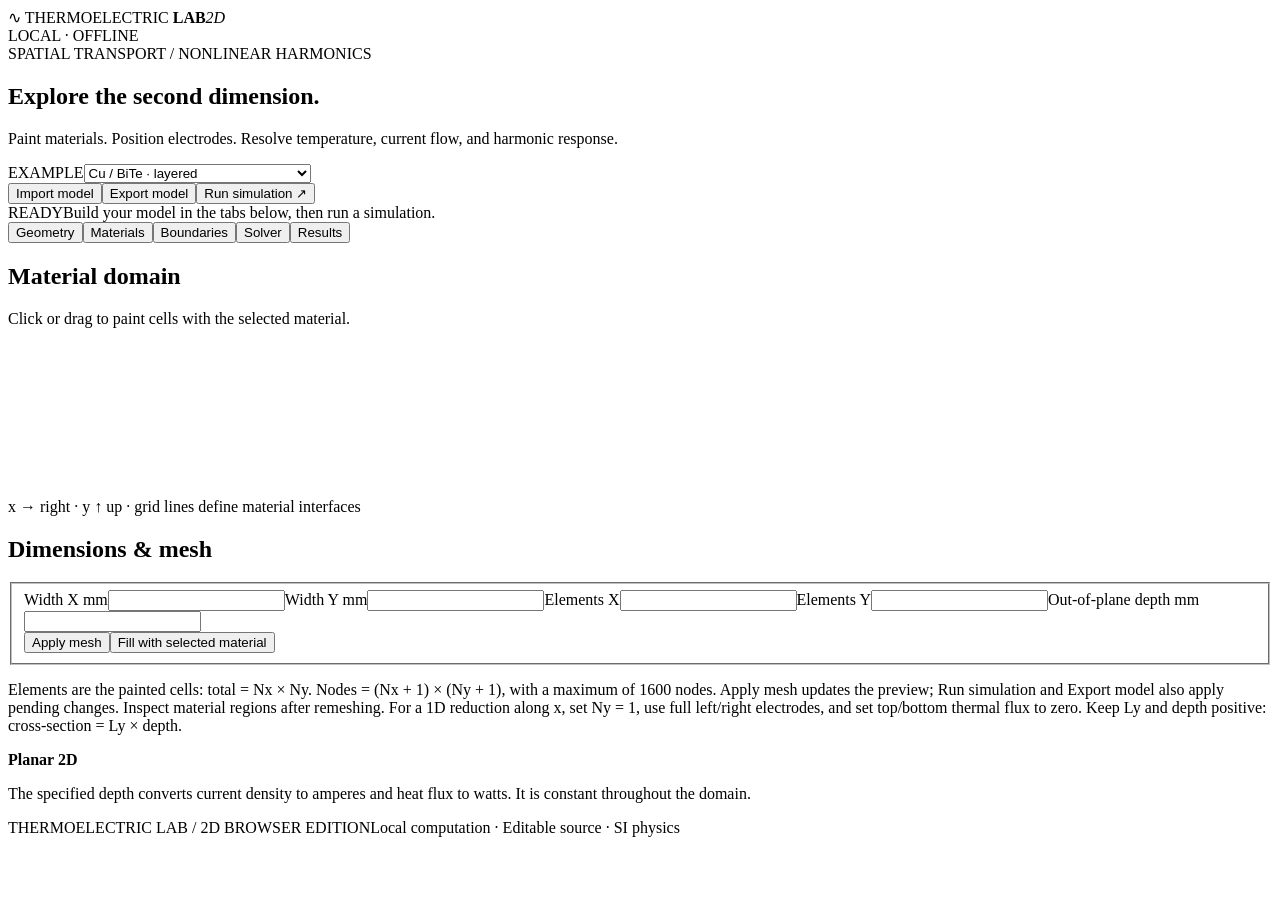
<file: src/index.template.html>
<!doctype html><html lang="en"><head><meta charset="utf-8"><meta name="viewport" content="width=device-width,initial-scale=1"><title>Thermoelectric Lab · 2D</title><style>/*STYLE*/</style></head><body>
<header><div class="brand"><span>∿</span> THERMOELECTRIC <b>LAB</b><em>2D</em></div><div class="local"><i></i>LOCAL · OFFLINE</div></header>
<main><pre id="startupError" role="alert" hidden style="white-space:pre-wrap;background:#42252a;color:#ffb6ad;padding:16px"></pre><section class="hero"><div class="eyebrow">SPATIAL TRANSPORT / NONLINEAR HARMONICS</div><h1>Explore the <span>second dimension.</span></h1><p>Paint materials. Position electrodes. Resolve temperature, current flow, and harmonic response.</p></section>
<div class="toolbar"><label class="preset-label">EXAMPLE<select id="preset"><option value="dc">DC · Joule heating / spatial profile</option><option value="layers" selected>Cu / BiTe · layered</option><option value="spreading">Narrow contact · current spreading</option><option value="joule">Homogeneous · Joule 2ω</option><option value="nonlinear">Nonlinear resistance · 3ω</option><option value="seebeck">Open circuit · Seebeck DC</option></select></label><div class="toolbar-buttons"><button id="import">Import model</button><button id="save">Export model</button><button id="run" class="primary">Run simulation ↗</button><button id="cancel" hidden>Stop</button><input type="file" id="file" accept=".json" hidden></div></div>
<div class="status-row"><span id="badge">READY</span><span id="status" role="status" aria-live="polite">Build your model in the tabs below, then run a simulation.</span><span id="elapsed"></span><progress id="runProgress" aria-label="Cycle budget used" hidden></progress></div>
<div id="validationSummary" class="validation-summary" role="alert" hidden></div>
<nav class="tabs" role="tablist" aria-label="Workbench sections"><button role="tab" id="tab-geometry" aria-controls="geometry" aria-selected="true" data-tab="geometry"><span>Geometry</span></button><button role="tab" id="tab-materials" aria-controls="materials" aria-selected="false" tabindex="-1" data-tab="materials"><span>Materials</span></button><button role="tab" id="tab-boundaries" aria-controls="boundaries" aria-selected="false" tabindex="-1" data-tab="boundaries"><span>Boundaries</span></button><button role="tab" id="tab-solver" aria-controls="solver" aria-selected="false" tabindex="-1" data-tab="solver"><span>Solver</span></button><button role="tab" id="tab-results" aria-controls="results" aria-selected="false" tabindex="-1" data-tab="results"><span>Results</span></button></nav>
<section id="geometry" role="tabpanel" aria-labelledby="tab-geometry" class="panel"><div class="two-col"><div class="card"><div class="card-head"><div><h2>Material domain</h2><p>Click or drag to paint cells with the selected material.</p></div><span class="tag" id="gridInfo"></span></div><div class="canvas-box"><canvas id="geometryCanvas" aria-label="Material grid, x horizontal and y vertical"></canvas></div><div id="palette" class="palette"></div><div class="legend-note">x → right · y ↑ up · grid lines define material interfaces</div></div><div class="card"><h2>Dimensions & mesh</h2><fieldset class="settings"><div class="grid2"><label>Width X <span>mm</span><input id="lx" type="number" step="any" min="0" required></label><label>Width Y <span>mm</span><input id="ly" type="number" step="any" min="0" required></label><label>Elements X<input id="nx" type="number" min="2" step="1"></label><label>Elements Y<input id="ny" type="number" min="1" step="1"></label><label>Out-of-plane depth <span>mm</span><input id="depth" type="number" step="any" min="0" required></label></div><div class="mesh-summary" aria-live="polite"><strong id="meshSummary"></strong><small id="meshPending"></small></div><button id="applyGrid" class="secondary">Apply mesh</button><button id="fill" class="text-button">Fill with selected material</button></fieldset><p class="note">Elements are the painted cells: total = Nx × Ny. Nodes = (Nx + 1) × (Ny + 1), with a maximum of 1600 nodes. Apply mesh updates the preview; Run simulation and Export model also apply pending changes. Inspect material regions after remeshing. For a 1D reduction along x, set Ny = 1, use full left/right electrodes, and set top/bottom thermal flux to zero. Keep Ly and depth positive: cross-section = Ly × depth.</p><div class="info-block"><b>Planar 2D</b><p>The specified depth converts current density to amperes and heat flux to watts. It is constant throughout the domain.</p></div></div></div></section>
<section id="materials" role="tabpanel" aria-labelledby="tab-materials" class="panel" hidden><div class="section-head"><div><h2>Material library</h2><p>Properties at 300 K. Each grid cell references one material.</p></div><button id="addMaterial" class="secondary">+ Add material</button></div><fieldset class="settings"><div id="materialCards" class="material-cards"></div></fieldset><div class="info-block"><b>Temperature-dependent transport</b><p>ρₑ(T) = [1 + β(T − 300)] / σ₃₀₀ &nbsp; · &nbsp; α(T) = α₃₀₀ + α′(T − 300). The solver includes Joule, Seebeck, Peltier and Thomson effects. Preset values are illustrative.</p></div></section>
<section id="boundaries" role="tabpanel" aria-labelledby="tab-boundaries" class="panel" hidden><div class="two-col"><div class="card"><h2>Electrical electrodes</h2><p class="sub">Remaining boundary nodes are electrically insulated.</p><fieldset class="settings"><label>Excitation<select id="excitationMode"><option value="periodic">AC · DC bias + sinusoid</option><option value="steady">DC · constant electrical drive</option></select></label><label>Control mode<select id="electricalKind"><option value="current">Total current · A</option><option value="voltage">Sink voltage · V</option><option value="open_circuit">Open circuit · net current = 0</option></select></label><div class="grid3"><label>DC bias<input id="bias" type="number" step="any"></label><label>AC peak<input id="amplitude" type="number" step="any"></label><label>Phase <span>°</span><input id="phase" type="number" step="any"></label></div><div id="electrodes"></div></fieldset><div class="info-block"><b>Equipotential contacts</b><p>The source electrode is at 0 V. In current mode, the sink voltage adjusts to deliver the specified total current. Current density is free to vary across an electrode. Electrode ranges run bottom→top on vertical edges, and left→right on horizontal edges.</p></div></div><div class="card"><h2>Thermal boundaries</h2><p class="note">A nonzero thermal AC peak selects the periodic solver, even with DC electrical drive.</p><fieldset class="settings"><div id="thermalCards"></div></fieldset><p class="note">Flux is total heat flux, including Peltier, positive outward. Zero flux is adiabatic. Convection value is ambient temperature. Fixed-temperature sides meeting at a corner must agree.</p></div></div></section>
<section id="solver" role="tabpanel" aria-labelledby="tab-solver" class="panel" hidden><div class="two-col"><div class="card"><h2>Solution method</h2><p id="solverMethod" class="solver-method" role="status">DC stationary</p><input id="mode" type="hidden" value="steady"><fieldset class="settings" id="periodicSettings" hidden><div class="grid2"><label>Frequency <span>Hz</span><input id="frequency" type="number" step="any" min="0" required></label><label>Time steps per period<select id="samples"><option>64</option><option>128</option><option>256</option><option>512</option><option>1024</option></select></label><label>Maximum cycles<input id="maxPeriods" type="number" min="3" max="1000"></label></div></fieldset><p class="note" id="periodicNote" hidden>One shared frequency applies to all periodic electrical and thermal inputs. Refine the mesh and time steps to check your result, especially at 3ω.</p></div><div class="card"><h2>The numerical model</h2><details><summary>Detailed equations, boundary conditions and numerical method</summary><div class="note">/*EQUATIONS*/</div></details><div class="equation">J = −σ (∇V + α∇T)<br>∇ · J = 0<br>q = αTJ − k∇T<br>ρCp ∂T/∂t = −∇ · q − J · ∇V</div><p class="note">Conservative, grid-aligned nodal control volumes; scalar isotropic materials; perfect interfaces. Electrical and thermal systems use matrix-free conjugate gradients. Nonlinear coupling uses Picard iterations; periodic integration uses BDF2.</p><p class="note">No contact resistance, electrical capacitance, inductance, radiation, or front/back surface heat loss. The app supports up to 1600 nodes; practical compute time depends strongly on the case.</p></div></div></section>
<section id="results" role="tabpanel" aria-labelledby="tab-results" class="panel" hidden><div class="section-head"><div><h2>Computed results</h2><p>Exports use the displayed solution and its saved model.</p></div><div><button id="exportMenuButton" class="primary" aria-expanded="false" aria-controls="exportMenu" disabled>Export ▾</button><div id="exportMenu" hidden><button id="exportPdf" disabled>Full PDF report</button><button id="exportZip" disabled>Complete results ZIP</button></div></div></div><p id="exportStatus" role="status" aria-live="polite"></p><div class="metrics"><article><span id="vLabel">TERMINAL VOLTAGE · 1ω</span><strong id="vMetric">—</strong><small id="vPhase">Peak amplitude</small></article><article><span>TEMPERATURE RANGE</span><strong id="tMetric">—</strong><small>Full spatial state / cycle</small></article><article><span>CONVERGENCE</span><strong id="cycleMetric">—</strong><small id="errorMetric">No result yet</small></article></div><div class="card"><div class="card-head"><div><h2>Spatial response</h2><p id="fieldCaption">Run a simulation to inspect the 2D fields.</p></div><div class="field-controls"><select id="field" aria-label="Field"><option value="temperature">Temperature</option><option value="voltage">Voltage</option><option value="J">Current density |J|</option><option value="Jx">Current density Jx</option><option value="Jy">Current density Jy</option><option value="qx">Heat flux qx</option><option value="qy">Heat flux qy</option></select><select id="harmonic" aria-label="Harmonic"><option value="0">DC</option><option value="1">1ω</option><option value="2">2ω</option><option value="3">3ω</option></select><select id="representation" aria-label="Representation"><option value="amplitude">Amplitude</option><option value="phase">Phase</option><option value="real">Real part</option></select><label class="check"><input type="checkbox" id="arrows" checked> Current arrows</label></div></div><p id="representationHelp" class="legend-note"></p><div class="canvas-box result-box"><canvas id="resultCanvas" aria-label="Spatial result heatmap"></canvas><div id="resultEmpty" class="empty-overlay">Your 2D response will appear here.</div></div><div class="color-scale"><span id="scaleMin">—</span><div></div><span id="scaleMax">—</span><small id="scaleUnit"></small></div><div class="legend-note" id="vectorNote">Click the field to move the temperature probe. Arrows show the real current phasor at 0°.</div></div><div class="card"><h2>Spatial field · selected time</h2><div class="field-controls"><label>Field<select id="profileField"><option value="temperature">Temperature</option><option value="voltage">Voltage</option><option value="Jx">Current density Jx</option><option value="Jy">Current density Jy</option><option value="J">Current magnitude</option><option value="qx">Heat flux qx</option><option value="qy">Heat flux qy</option></select></label><button id="exportProfile" disabled>Export data · all fields</button></div><div id="profileTimeControls" hidden><label>Time within saved cycle<input id="profileTime" type="range" min="0" max="0" step="1" value="0"></label></div><p id="profileCaption" class="note">Run a simulation to view a spatial field.</p><div class="canvas-box"><canvas id="profileCanvas" aria-label="Selected instantaneous spatial field"></canvas></div><div class="color-scale"><span id="surfaceMin">—</span><div></div><span id="surfaceMax">—</span><small id="surfaceUnit"></small></div></div><div class="two-col charts" id="timeCharts"><div class="card"><h2>Temperature probe</h2><p id="probeLabel" class="sub">Click a location in the field above.</p><div id="probeChart" class="chart"></div></div><div class="card"><h2>Terminal voltage</h2><p class="sub">V(sink) − V(source)</p><div id="voltageChart" class="chart"></div></div></div><div class="card"><div class="card-head"><div><h2>Terminal harmonics</h2><p>Peak phasors · referenced to cos(ωt)</p></div><div class="toolbar-buttons"><button id="exportResults" disabled>Export results JSON</button><button id="exportCsv" disabled>Spectrum CSV</button></div></div><div class="table-scroll"><table><thead><tr><th>COMPONENT</th><th>FREQUENCY</th><th>|V| · V</th><th>PHASE</th><th>REAL · V</th><th>IMAG · V</th></tr></thead><tbody id="spectrum"><tr><td colspan="6">No computed result.</td></tr></tbody></table></div></div></section>
<footer><span>THERMOELECTRIC LAB / 2D BROWSER EDITION</span><span>Local computation · Editable source · SI physics</span></footer></main>
<script>/*CORE*/</script><script id="workerSource" type="text/plain">/*WORKER*/</script><script>/*APP*/</script></body></html>
</file>
